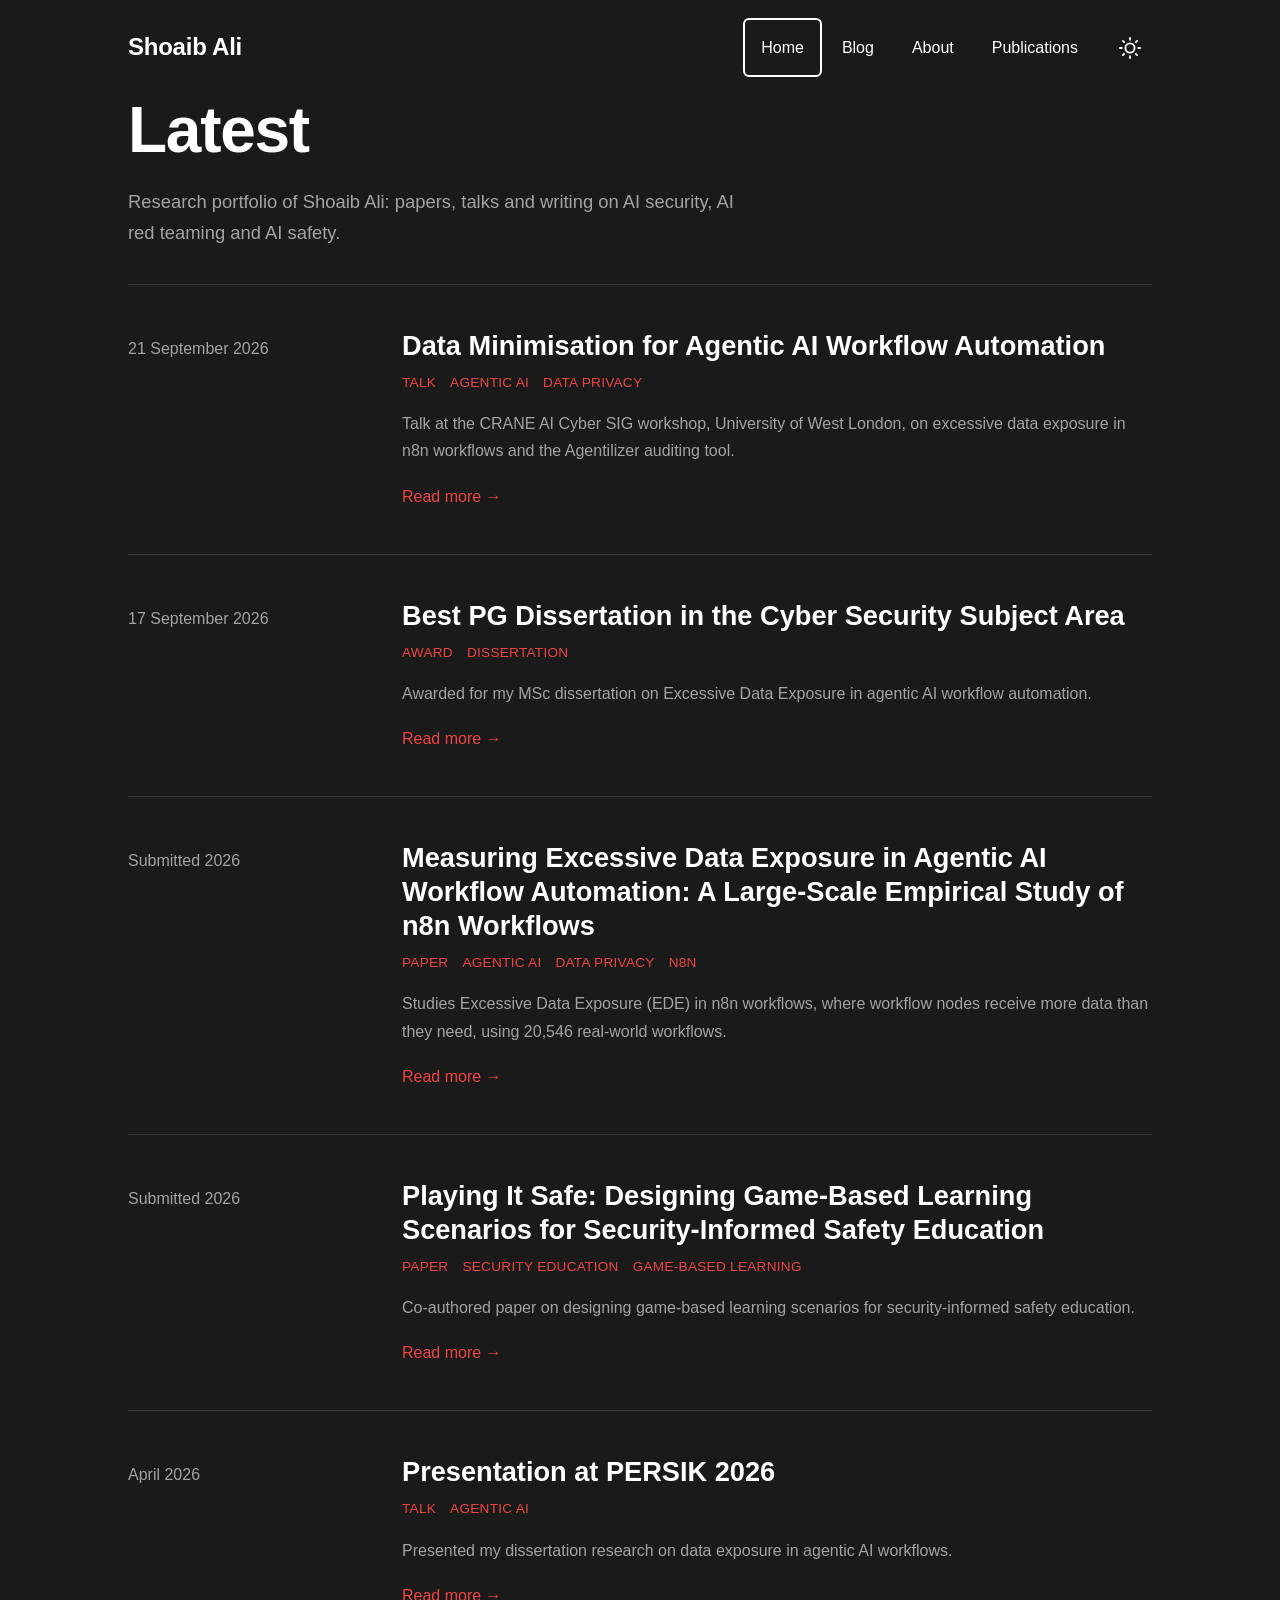
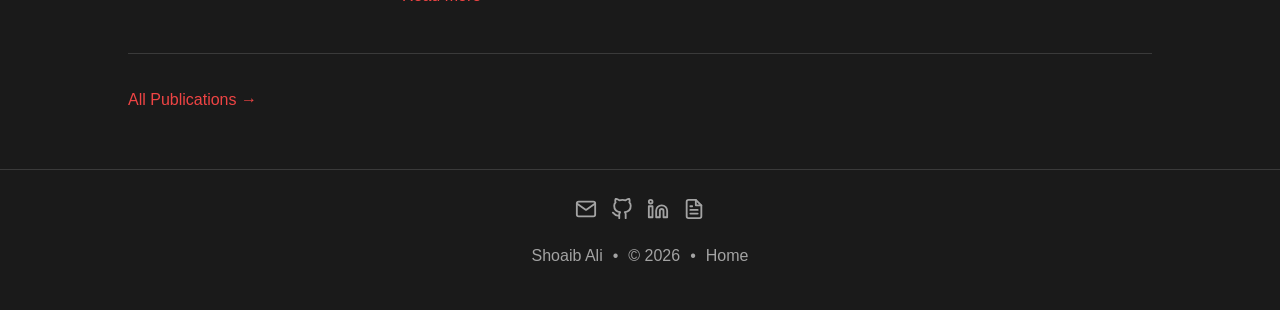
<file: index.html>
<!doctype html>
<html lang="en-GB" data-theme="dark">
<head>
  <meta charset="utf-8">
  <meta name="viewport" content="width=device-width, initial-scale=1">
  <title>Shoaib Ali</title>
  <meta name="description" content="Shoaib Ali. AI security researcher and offensive security practitioner. Papers, talks and writing on AI security, AI red teaming and AI safety.">
  <meta property="og:title" content="Shoaib Ali">
  <meta property="og:description" content="Shoaib Ali. AI security researcher and offensive security practitioner. Papers, talks and writing on AI security, AI red teaming and AI safety.">
  <meta property="og:type" content="website">
  <script>try{var t=localStorage.getItem("theme");if(t==="light"||t==="dark"){document.documentElement.setAttribute("data-theme",t);}}catch(e){}</script>
  <link rel="stylesheet" href="style.css">
</head>
<body>
  <header class="site-header">
    <div class="container nav-row">
      <a class="brand" href="index.html">Shoaib Ali</a>
      <div class="nav-right">
        <nav aria-label="Main"><ul><li><a href="index.html" aria-current="page">Home</a></li><li><a href="blog.html">Blog</a></li><li><a href="about.html">About</a></li><li><a href="publications.html">Publications</a></li></ul></nav>
        <button id="theme-toggle" class="theme-toggle" type="button" aria-label="Switch between light and dark theme">
          <span class="icon-sun"><svg xmlns="http://www.w3.org/2000/svg" width="22" height="22" viewBox="0 0 24 24" fill="none" stroke="currentColor" stroke-width="2" stroke-linecap="round" stroke-linejoin="round" aria-hidden="true"><circle cx="12" cy="12" r="5"/><line x1="12" y1="1" x2="12" y2="3"/><line x1="12" y1="21" x2="12" y2="23"/><line x1="4.22" y1="4.22" x2="5.64" y2="5.64"/><line x1="18.36" y1="18.36" x2="19.78" y2="19.78"/><line x1="1" y1="12" x2="3" y2="12"/><line x1="21" y1="12" x2="23" y2="12"/><line x1="4.22" y1="19.78" x2="5.64" y2="18.36"/><line x1="18.36" y1="5.64" x2="19.78" y2="4.22"/></svg></span><span class="icon-moon"><svg xmlns="http://www.w3.org/2000/svg" width="22" height="22" viewBox="0 0 24 24" fill="none" stroke="currentColor" stroke-width="2" stroke-linecap="round" stroke-linejoin="round" aria-hidden="true"><path d="M21 12.79A9 9 0 1 1 11.21 3 7 7 0 0 0 21 12.79z"/></svg></span>
        </button>
      </div>
    </div>
  </header>
  <main class="container">
    <h1 class="page-title">Latest</h1>
    <p class="lead">Research portfolio of Shoaib Ali: papers, talks and writing on AI security, AI red teaming and AI safety.</p>
    <div class="feed">
    <!-- NEW POST: copy this whole block, paste it ABOVE the newest existing item, then edit date, title, tags, text and link.
    <article class="post">
      <div class="post-date">1 November 2026</div>
      <div class="post-body">
        <h2><a href="post-template.html">Your post title</a></h2>
        <ul class="tags"><li>AI security</li><li>red teaming</li></ul>
        <p class="excerpt">One or two sentences about the post.</p>
        <a class="more" href="post-template.html">Read more &rarr;</a>
      </div>
    </article>
    -->
    <article class="post">
      <div class="post-date">21 September 2026</div>
      <div class="post-body">
        <h2><a href="publications.html#crane-2026">Data Minimisation for Agentic AI Workflow Automation</a></h2>
        <ul class="tags"><li>Talk</li><li>Agentic AI</li><li>Data privacy</li></ul>
        <p class="excerpt">Talk at the CRANE AI Cyber SIG workshop, University of West London, on excessive data exposure in n8n workflows and the Agentilizer auditing tool.</p>
        <a class="more" href="publications.html#crane-2026">Read more &rarr;</a>
      </div>
    </article>
    <article class="post">
      <div class="post-date">17 September 2026</div>
      <div class="post-body">
        <h2><a href="publications.html#best-pg-dissertation-2026">Best PG Dissertation in the Cyber Security Subject Area</a></h2>
        <ul class="tags"><li>Award</li><li>Dissertation</li></ul>
        <p class="excerpt">Awarded for my MSc dissertation on Excessive Data Exposure in agentic AI workflow automation.</p>
        <a class="more" href="publications.html#best-pg-dissertation-2026">Read more &rarr;</a>
      </div>
    </article>
    <article class="post">
      <div class="post-date">Submitted 2026</div>
      <div class="post-body">
        <h2><a href="publications.html#excessive-data-exposure-n8n">Measuring Excessive Data Exposure in Agentic AI Workflow Automation: A Large-Scale Empirical Study of n8n Workflows</a></h2>
        <ul class="tags"><li>Paper</li><li>Agentic AI</li><li>Data privacy</li><li>n8n</li></ul>
        <p class="excerpt">Studies Excessive Data Exposure (EDE) in n8n workflows, where workflow nodes receive more data than they need, using 20,546 real-world workflows.</p>
        <a class="more" href="publications.html#excessive-data-exposure-n8n">Read more &rarr;</a>
      </div>
    </article>
    <article class="post">
      <div class="post-date">Submitted 2026</div>
      <div class="post-body">
        <h2><a href="publications.html#playing-it-safe">Playing It Safe: Designing Game-Based Learning Scenarios for Security-Informed Safety Education</a></h2>
        <ul class="tags"><li>Paper</li><li>Security education</li><li>Game-based learning</li></ul>
        <p class="excerpt">Co-authored paper on designing game-based learning scenarios for security-informed safety education.</p>
        <a class="more" href="publications.html#playing-it-safe">Read more &rarr;</a>
      </div>
    </article>
    <article class="post">
      <div class="post-date">April 2026</div>
      <div class="post-body">
        <h2><a href="publications.html#persik-2026">Presentation at PERSIK 2026</a></h2>
        <ul class="tags"><li>Talk</li><li>Agentic AI</li></ul>
        <p class="excerpt">Presented my dissertation research on data exposure in agentic AI workflows.</p>
        <a class="more" href="publications.html#persik-2026">Read more &rarr;</a>
      </div>
    </article>
    </div>
    <p class="all-link"><a href="publications.html">All Publications &rarr;</a></p>
  </main>
  <footer class="site-footer">
    <div class="container">
      <div class="footer-social"><a href="mailto:shooaibali@protonmail.com" aria-label="Email" title="Email"><svg xmlns="http://www.w3.org/2000/svg" width="22" height="22" viewBox="0 0 24 24" fill="none" stroke="currentColor" stroke-width="2" stroke-linecap="round" stroke-linejoin="round" aria-hidden="true"><path d="M4 4h16c1.1 0 2 .9 2 2v12c0 1.1-.9 2-2 2H4c-1.1 0-2-.9-2-2V6c0-1.1.9-2 2-2z"/><polyline points="22,6 12,13 2,6"/></svg></a><a href="https://github.com/alihussain6692" aria-label="GitHub" title="GitHub"><svg xmlns="http://www.w3.org/2000/svg" width="22" height="22" viewBox="0 0 24 24" fill="none" stroke="currentColor" stroke-width="2" stroke-linecap="round" stroke-linejoin="round" aria-hidden="true"><path d="M9 19c-5 1.5-5-2.5-7-3m14 6v-3.87a3.37 3.37 0 0 0-.94-2.61c3.14-.35 6.44-1.54 6.44-7A5.44 5.44 0 0 0 20 4.77 5.07 5.07 0 0 0 19.91 1S18.73.65 16 2.48a13.38 13.38 0 0 0-7 0C6.27.65 5.09 1 5.09 1A5.07 5.07 0 0 0 5 4.77a5.44 5.44 0 0 0-1.5 3.78c0 5.42 3.3 6.61 6.44 7A3.37 3.37 0 0 0 9 18.13V22"/></svg></a><a href="https://www.linkedin.com/in/shoaib-ali66" aria-label="LinkedIn" title="LinkedIn"><svg xmlns="http://www.w3.org/2000/svg" width="22" height="22" viewBox="0 0 24 24" fill="none" stroke="currentColor" stroke-width="2" stroke-linecap="round" stroke-linejoin="round" aria-hidden="true"><path d="M16 8a6 6 0 0 1 6 6v7h-4v-7a2 2 0 0 0-2-2 2 2 0 0 0-2 2v7h-4v-7a6 6 0 0 1 6-6z"/><rect x="2" y="9" width="4" height="12"/><circle cx="4" cy="4" r="2"/></svg></a><a href="https://medium.com/@alishoaib5929" aria-label="Medium" title="Medium"><svg xmlns="http://www.w3.org/2000/svg" width="22" height="22" viewBox="0 0 24 24" fill="none" stroke="currentColor" stroke-width="2" stroke-linecap="round" stroke-linejoin="round" aria-hidden="true"><path d="M14 2H6a2 2 0 0 0-2 2v16a2 2 0 0 0 2 2h12a2 2 0 0 0 2-2V8z"/><polyline points="14 2 14 8 20 8"/><line x1="16" y1="13" x2="8" y2="13"/><line x1="16" y1="17" x2="8" y2="17"/><line x1="10" y1="9" x2="8" y2="9"/></svg></a></div>
      <p>Shoaib Ali<span class="sep">&bull;</span>&copy; 2026<span class="sep">&bull;</span><a href="index.html">Home</a></p>
    </div>
  </footer>
  <script src="theme.js"></script>
</body>
</html>
</file>
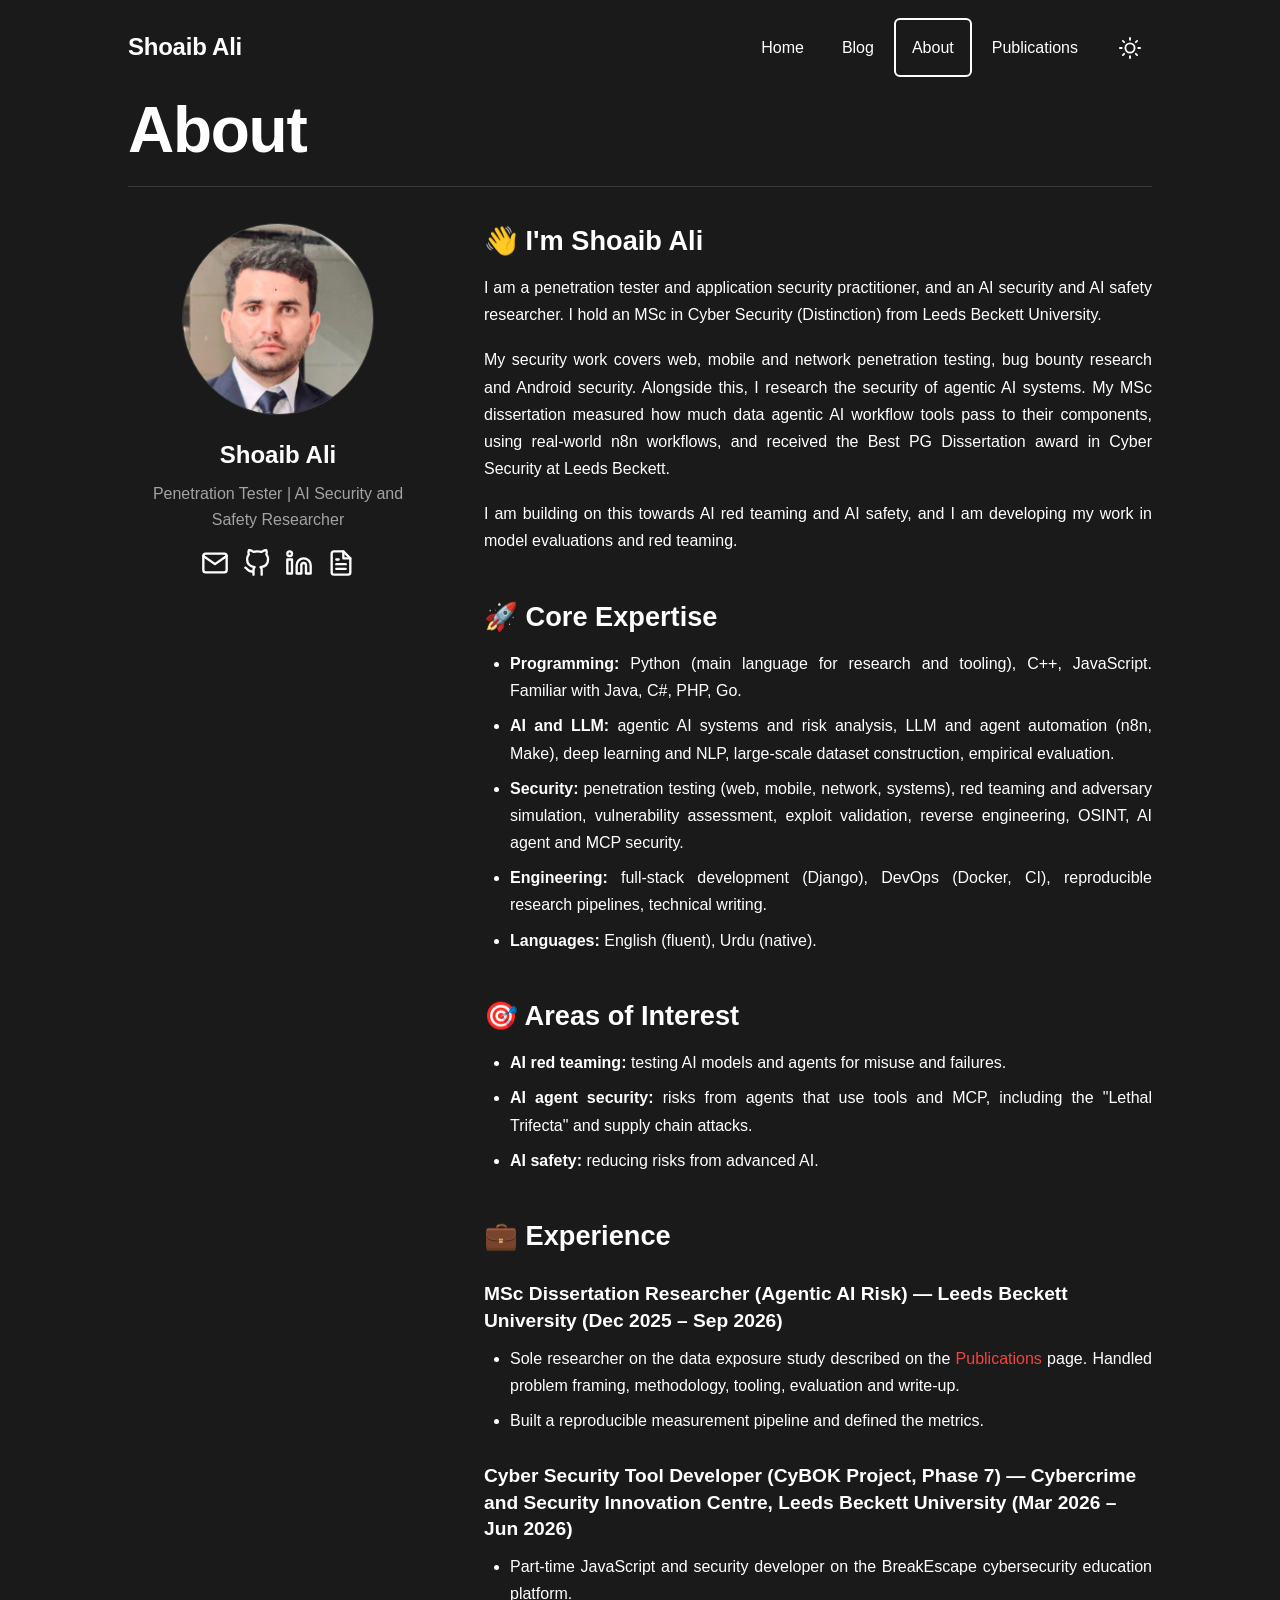
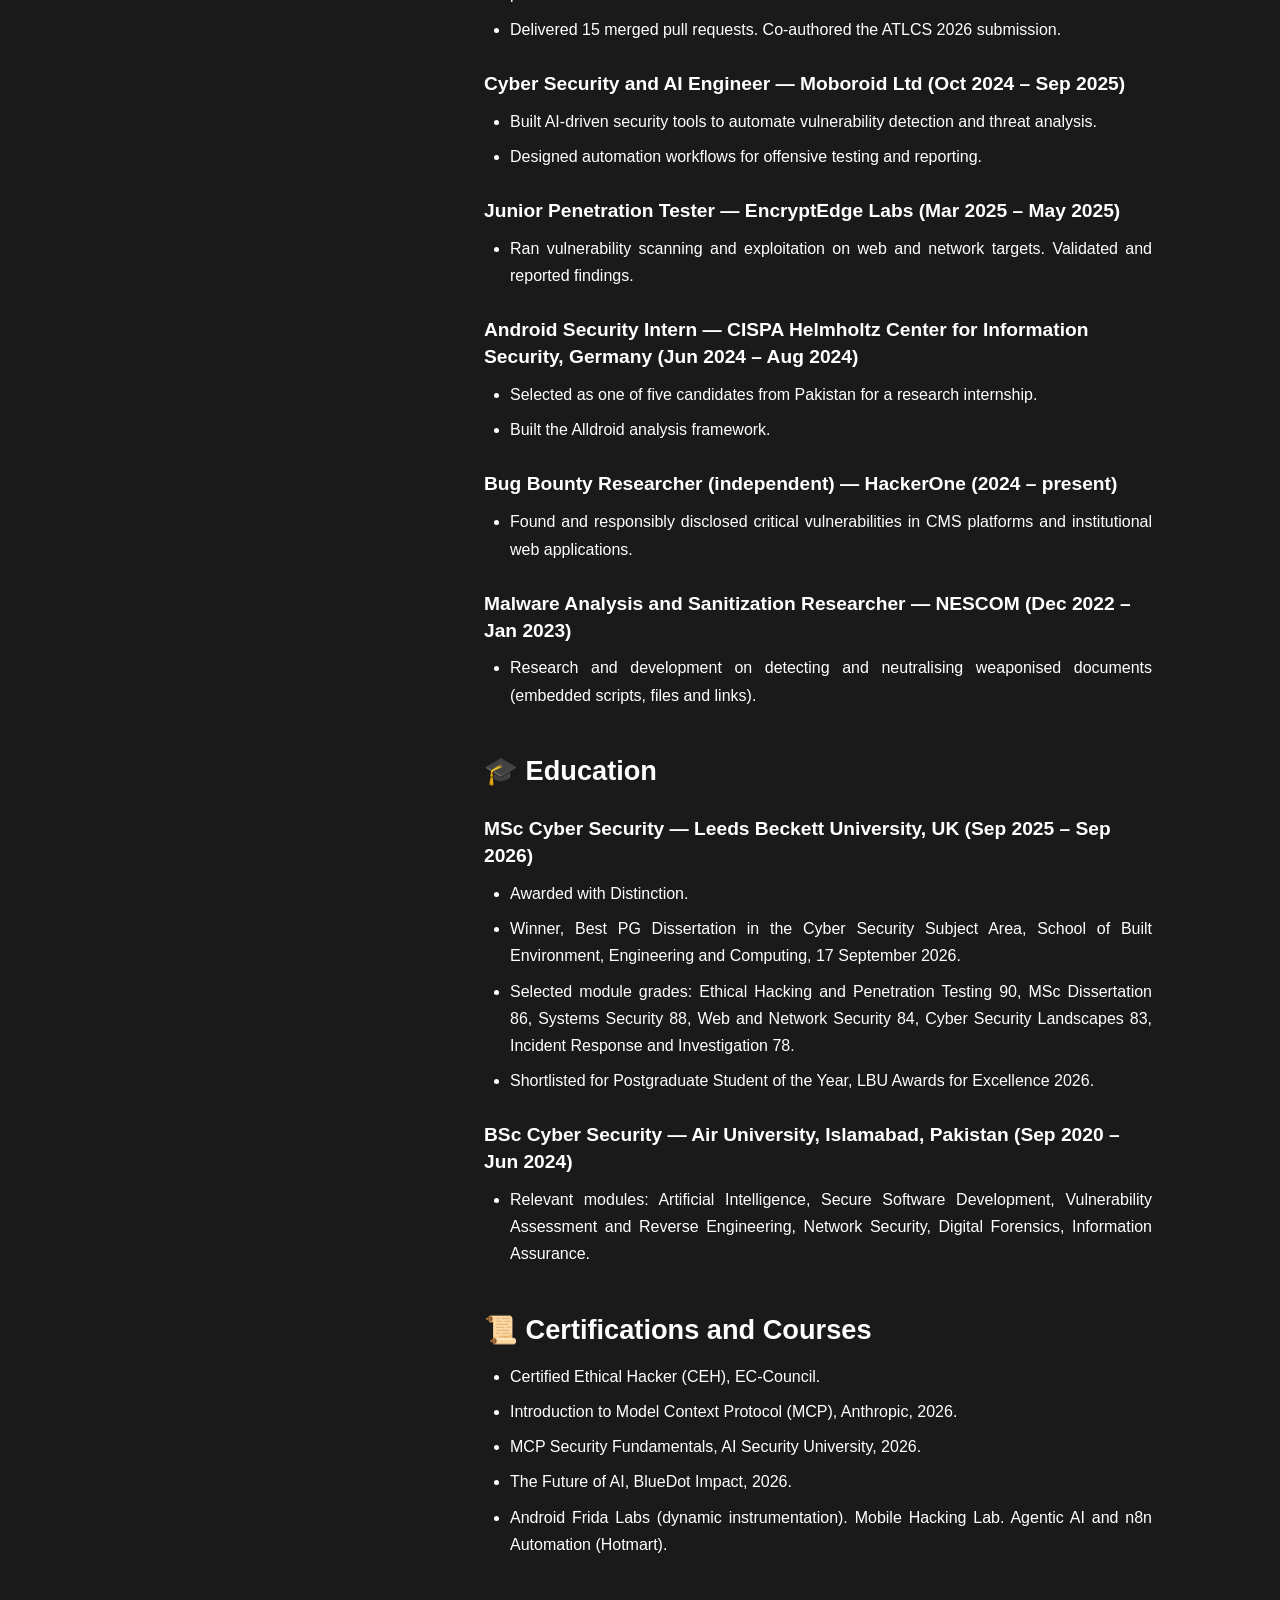
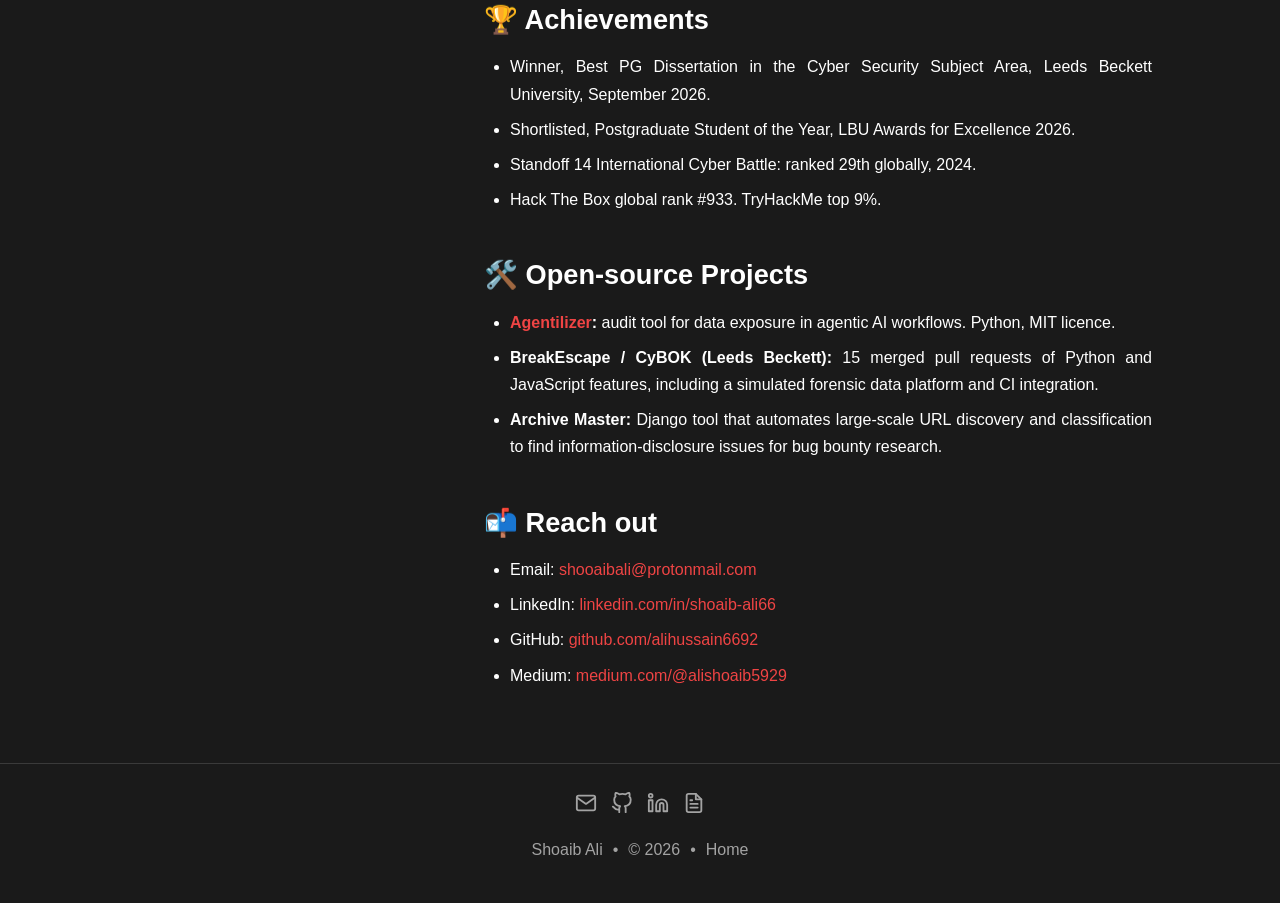
<file: about.html>
<!doctype html>
<html lang="en-GB" data-theme="dark">
<head>
  <meta charset="utf-8">
  <meta name="viewport" content="width=device-width, initial-scale=1">
  <title>About | Shoaib Ali</title>
  <meta name="description" content="Shoaib Ali. AI security researcher and offensive security practitioner. Papers, talks and writing on AI security, AI red teaming and AI safety.">
  <meta property="og:title" content="About | Shoaib Ali">
  <meta property="og:description" content="Shoaib Ali. AI security researcher and offensive security practitioner. Papers, talks and writing on AI security, AI red teaming and AI safety.">
  <meta property="og:type" content="website">
  <script>try{var t=localStorage.getItem("theme");if(t==="light"||t==="dark"){document.documentElement.setAttribute("data-theme",t);}}catch(e){}</script>
  <link rel="stylesheet" href="style.css">
</head>
<body>
  <header class="site-header">
    <div class="container nav-row">
      <a class="brand" href="index.html">Shoaib Ali</a>
      <div class="nav-right">
        <nav aria-label="Main"><ul><li><a href="index.html">Home</a></li><li><a href="blog.html">Blog</a></li><li><a href="about.html" aria-current="page">About</a></li><li><a href="publications.html">Publications</a></li></ul></nav>
        <button id="theme-toggle" class="theme-toggle" type="button" aria-label="Switch between light and dark theme">
          <span class="icon-sun"><svg xmlns="http://www.w3.org/2000/svg" width="22" height="22" viewBox="0 0 24 24" fill="none" stroke="currentColor" stroke-width="2" stroke-linecap="round" stroke-linejoin="round" aria-hidden="true"><circle cx="12" cy="12" r="5"/><line x1="12" y1="1" x2="12" y2="3"/><line x1="12" y1="21" x2="12" y2="23"/><line x1="4.22" y1="4.22" x2="5.64" y2="5.64"/><line x1="18.36" y1="18.36" x2="19.78" y2="19.78"/><line x1="1" y1="12" x2="3" y2="12"/><line x1="21" y1="12" x2="23" y2="12"/><line x1="4.22" y1="19.78" x2="5.64" y2="18.36"/><line x1="18.36" y1="5.64" x2="19.78" y2="4.22"/></svg></span><span class="icon-moon"><svg xmlns="http://www.w3.org/2000/svg" width="22" height="22" viewBox="0 0 24 24" fill="none" stroke="currentColor" stroke-width="2" stroke-linecap="round" stroke-linejoin="round" aria-hidden="true"><path d="M21 12.79A9 9 0 1 1 11.21 3 7 7 0 0 0 21 12.79z"/></svg></span>
        </button>
      </div>
    </div>
  </header>
  <main class="container">
    <h1 class="page-title">About</h1>
    <hr class="rule">
    <div class="about-grid">
      <aside class="profile">
        <div class="avatar"><span>SA</span><img src="profile.jpg" alt="Shoaib Ali" onerror="this.remove()"></div>
        <h2 class="profile-name">Shoaib Ali</h2>
        <p class="profile-title">Penetration Tester | AI Security and Safety Researcher</p>
        <div class="profile-social"><a href="mailto:shooaibali@protonmail.com" aria-label="Email" title="Email"><svg xmlns="http://www.w3.org/2000/svg" width="28" height="28" viewBox="0 0 24 24" fill="none" stroke="currentColor" stroke-width="2" stroke-linecap="round" stroke-linejoin="round" aria-hidden="true"><path d="M4 4h16c1.1 0 2 .9 2 2v12c0 1.1-.9 2-2 2H4c-1.1 0-2-.9-2-2V6c0-1.1.9-2 2-2z"/><polyline points="22,6 12,13 2,6"/></svg></a><a href="https://github.com/alihussain6692" aria-label="GitHub" title="GitHub"><svg xmlns="http://www.w3.org/2000/svg" width="28" height="28" viewBox="0 0 24 24" fill="none" stroke="currentColor" stroke-width="2" stroke-linecap="round" stroke-linejoin="round" aria-hidden="true"><path d="M9 19c-5 1.5-5-2.5-7-3m14 6v-3.87a3.37 3.37 0 0 0-.94-2.61c3.14-.35 6.44-1.54 6.44-7A5.44 5.44 0 0 0 20 4.77 5.07 5.07 0 0 0 19.91 1S18.73.65 16 2.48a13.38 13.38 0 0 0-7 0C6.27.65 5.09 1 5.09 1A5.07 5.07 0 0 0 5 4.77a5.44 5.44 0 0 0-1.5 3.78c0 5.42 3.3 6.61 6.44 7A3.37 3.37 0 0 0 9 18.13V22"/></svg></a><a href="https://www.linkedin.com/in/shoaib-ali66" aria-label="LinkedIn" title="LinkedIn"><svg xmlns="http://www.w3.org/2000/svg" width="28" height="28" viewBox="0 0 24 24" fill="none" stroke="currentColor" stroke-width="2" stroke-linecap="round" stroke-linejoin="round" aria-hidden="true"><path d="M16 8a6 6 0 0 1 6 6v7h-4v-7a2 2 0 0 0-2-2 2 2 0 0 0-2 2v7h-4v-7a6 6 0 0 1 6-6z"/><rect x="2" y="9" width="4" height="12"/><circle cx="4" cy="4" r="2"/></svg></a><a href="https://medium.com/@alishoaib5929" aria-label="Medium" title="Medium"><svg xmlns="http://www.w3.org/2000/svg" width="28" height="28" viewBox="0 0 24 24" fill="none" stroke="currentColor" stroke-width="2" stroke-linecap="round" stroke-linejoin="round" aria-hidden="true"><path d="M14 2H6a2 2 0 0 0-2 2v16a2 2 0 0 0 2 2h12a2 2 0 0 0 2-2V8z"/><polyline points="14 2 14 8 20 8"/><line x1="16" y1="13" x2="8" y2="13"/><line x1="16" y1="17" x2="8" y2="17"/><line x1="10" y1="9" x2="8" y2="9"/></svg></a></div>
      </aside>
      <div class="prose justify">
<h2>👋 I'm Shoaib Ali</h2>
<p>I am a penetration tester and application security practitioner, and an AI security and AI safety researcher. I hold an MSc in Cyber Security (Distinction) from Leeds Beckett University.</p>
<p>My security work covers web, mobile and network penetration testing, bug bounty research and Android security. Alongside this, I research the security of agentic AI systems. My MSc dissertation measured how much data agentic AI workflow tools pass to their components, using real-world n8n workflows, and received the Best PG Dissertation award in Cyber Security at Leeds Beckett.</p>
<p>I am building on this towards AI red teaming and AI safety, and I am developing my work in model evaluations and red teaming.</p>
<h2>🚀 Core Expertise</h2>
<ul>
<li><strong>Programming:</strong> Python (main language for research and tooling), C++, JavaScript. Familiar with Java, C#, PHP, Go.</li>
<li><strong>AI and LLM:</strong> agentic AI systems and risk analysis, LLM and agent automation (n8n, Make), deep learning and NLP, large-scale dataset construction, empirical evaluation.</li>
<li><strong>Security:</strong> penetration testing (web, mobile, network, systems), red teaming and adversary simulation, vulnerability assessment, exploit validation, reverse engineering, OSINT, AI agent and MCP security.</li>
<li><strong>Engineering:</strong> full-stack development (Django), DevOps (Docker, CI), reproducible research pipelines, technical writing.</li>
<li><strong>Languages:</strong> English (fluent), Urdu (native).</li>
</ul>
<h2>🎯 Areas of Interest</h2>
<ul>
<li><strong>AI red teaming:</strong> testing AI models and agents for misuse and failures.</li>
<li><strong>AI agent security:</strong> risks from agents that use tools and MCP, including the "Lethal Trifecta" and supply chain attacks.</li>
<li><strong>AI safety:</strong> reducing risks from advanced AI.</li>
</ul>
<h2>💼 Experience</h2>
<h3>MSc Dissertation Researcher (Agentic AI Risk) — Leeds Beckett University (Dec 2025 – Sep 2026)</h3>
<ul>
<li>Sole researcher on the data exposure study described on the <a href="publications.html">Publications</a> page. Handled problem framing, methodology, tooling, evaluation and write-up.</li>
<li>Built a reproducible measurement pipeline and defined the metrics.</li>
</ul>
<h3>Cyber Security Tool Developer (CyBOK Project, Phase 7) — Cybercrime and Security Innovation Centre, Leeds Beckett University (Mar 2026 – Jun 2026)</h3>
<ul>
<li>Part-time JavaScript and security developer on the BreakEscape cybersecurity education platform.</li>
<li>Delivered 15 merged pull requests. Co-authored the ATLCS 2026 submission.</li>
</ul>
<h3>Cyber Security and AI Engineer — Moboroid Ltd (Oct 2024 – Sep 2025)</h3>
<ul>
<li>Built AI-driven security tools to automate vulnerability detection and threat analysis.</li>
<li>Designed automation workflows for offensive testing and reporting.</li>
</ul>
<h3>Junior Penetration Tester — EncryptEdge Labs (Mar 2025 – May 2025)</h3>
<ul>
<li>Ran vulnerability scanning and exploitation on web and network targets. Validated and reported findings.</li>
</ul>
<h3>Android Security Intern — CISPA Helmholtz Center for Information Security, Germany (Jun 2024 – Aug 2024)</h3>
<ul>
<li>Selected as one of five candidates from Pakistan for a research internship.</li>
<li>Built the Alldroid analysis framework.</li>
</ul>
<h3>Bug Bounty Researcher (independent) — HackerOne (2024 – present)</h3>
<ul>
<li>Found and responsibly disclosed critical vulnerabilities in CMS platforms and institutional web applications.</li>
</ul>
<h3>Malware Analysis and Sanitization Researcher — NESCOM (Dec 2022 – Jan 2023)</h3>
<ul>
<li>Research and development on detecting and neutralising weaponised documents (embedded scripts, files and links).</li>
</ul>
<h2>🎓 Education</h2>
<h3>MSc Cyber Security — Leeds Beckett University, UK (Sep 2025 – Sep 2026)</h3>
<ul>
<li>Awarded with Distinction.</li>
<li>Winner, Best PG Dissertation in the Cyber Security Subject Area, School of Built Environment, Engineering and Computing, 17 September 2026.</li>
<li>Selected module grades: Ethical Hacking and Penetration Testing 90, MSc Dissertation 86, Systems Security 88, Web and Network Security 84, Cyber Security Landscapes 83, Incident Response and Investigation 78.</li>
<li>Shortlisted for Postgraduate Student of the Year, LBU Awards for Excellence 2026.</li>
</ul>
<h3>BSc Cyber Security — Air University, Islamabad, Pakistan (Sep 2020 – Jun 2024)</h3>
<ul>
<li>Relevant modules: Artificial Intelligence, Secure Software Development, Vulnerability Assessment and Reverse Engineering, Network Security, Digital Forensics, Information Assurance.</li>
</ul>
<h2>📜 Certifications and Courses</h2>
<ul>
<li>Certified Ethical Hacker (CEH), EC-Council.</li>
<li>Introduction to Model Context Protocol (MCP), Anthropic, 2026.</li>
<li>MCP Security Fundamentals, AI Security University, 2026.</li>
<li>The Future of AI, BlueDot Impact, 2026.</li>
<li>Android Frida Labs (dynamic instrumentation). Mobile Hacking Lab. Agentic AI and n8n Automation (Hotmart).</li>
</ul>
<h2>🏆 Achievements</h2>
<ul>
<li>Winner, Best PG Dissertation in the Cyber Security Subject Area, Leeds Beckett University, September 2026.</li>
<li>Shortlisted, Postgraduate Student of the Year, LBU Awards for Excellence 2026.</li>
<li>Standoff 14 International Cyber Battle: ranked 29th globally, 2024.</li>
<li>Hack The Box global rank #933. TryHackMe top 9%.</li>
</ul>
<h2>🛠️ Open-source Projects</h2>
<ul>
<li><strong><a href="https://github.com/alihussain6692/agentilizer">Agentilizer</a>:</strong> audit tool for data exposure in agentic AI workflows. Python, MIT licence.</li>
<li><strong>BreakEscape / CyBOK (Leeds Beckett):</strong> 15 merged pull requests of Python and JavaScript features, including a simulated forensic data platform and CI integration.</li>
<li><strong>Archive Master:</strong> Django tool that automates large-scale URL discovery and classification to find information-disclosure issues for bug bounty research.</li>
</ul>
<h2>📬 Reach out</h2>
<ul>
<li>Email: <a href="mailto:shooaibali@protonmail.com">shooaibali@protonmail.com</a></li>
<li>LinkedIn: <a href="https://www.linkedin.com/in/shoaib-ali66">linkedin.com/in/shoaib-ali66</a></li>
<li>GitHub: <a href="https://github.com/alihussain6692">github.com/alihussain6692</a></li>
<li>Medium: <a href="https://medium.com/@alishoaib5929">medium.com/@alishoaib5929</a></li>
</ul>
      </div>
    </div>
  </main>
  <footer class="site-footer">
    <div class="container">
      <div class="footer-social"><a href="mailto:shooaibali@protonmail.com" aria-label="Email" title="Email"><svg xmlns="http://www.w3.org/2000/svg" width="22" height="22" viewBox="0 0 24 24" fill="none" stroke="currentColor" stroke-width="2" stroke-linecap="round" stroke-linejoin="round" aria-hidden="true"><path d="M4 4h16c1.1 0 2 .9 2 2v12c0 1.1-.9 2-2 2H4c-1.1 0-2-.9-2-2V6c0-1.1.9-2 2-2z"/><polyline points="22,6 12,13 2,6"/></svg></a><a href="https://github.com/alihussain6692" aria-label="GitHub" title="GitHub"><svg xmlns="http://www.w3.org/2000/svg" width="22" height="22" viewBox="0 0 24 24" fill="none" stroke="currentColor" stroke-width="2" stroke-linecap="round" stroke-linejoin="round" aria-hidden="true"><path d="M9 19c-5 1.5-5-2.5-7-3m14 6v-3.87a3.37 3.37 0 0 0-.94-2.61c3.14-.35 6.44-1.54 6.44-7A5.44 5.44 0 0 0 20 4.77 5.07 5.07 0 0 0 19.91 1S18.73.65 16 2.48a13.38 13.38 0 0 0-7 0C6.27.65 5.09 1 5.09 1A5.07 5.07 0 0 0 5 4.77a5.44 5.44 0 0 0-1.5 3.78c0 5.42 3.3 6.61 6.44 7A3.37 3.37 0 0 0 9 18.13V22"/></svg></a><a href="https://www.linkedin.com/in/shoaib-ali66" aria-label="LinkedIn" title="LinkedIn"><svg xmlns="http://www.w3.org/2000/svg" width="22" height="22" viewBox="0 0 24 24" fill="none" stroke="currentColor" stroke-width="2" stroke-linecap="round" stroke-linejoin="round" aria-hidden="true"><path d="M16 8a6 6 0 0 1 6 6v7h-4v-7a2 2 0 0 0-2-2 2 2 0 0 0-2 2v7h-4v-7a6 6 0 0 1 6-6z"/><rect x="2" y="9" width="4" height="12"/><circle cx="4" cy="4" r="2"/></svg></a><a href="https://medium.com/@alishoaib5929" aria-label="Medium" title="Medium"><svg xmlns="http://www.w3.org/2000/svg" width="22" height="22" viewBox="0 0 24 24" fill="none" stroke="currentColor" stroke-width="2" stroke-linecap="round" stroke-linejoin="round" aria-hidden="true"><path d="M14 2H6a2 2 0 0 0-2 2v16a2 2 0 0 0 2 2h12a2 2 0 0 0 2-2V8z"/><polyline points="14 2 14 8 20 8"/><line x1="16" y1="13" x2="8" y2="13"/><line x1="16" y1="17" x2="8" y2="17"/><line x1="10" y1="9" x2="8" y2="9"/></svg></a></div>
      <p>Shoaib Ali<span class="sep">&bull;</span>&copy; 2026<span class="sep">&bull;</span><a href="index.html">Home</a></p>
    </div>
  </footer>
  <script src="theme.js"></script>
</body>
</html>
</file>
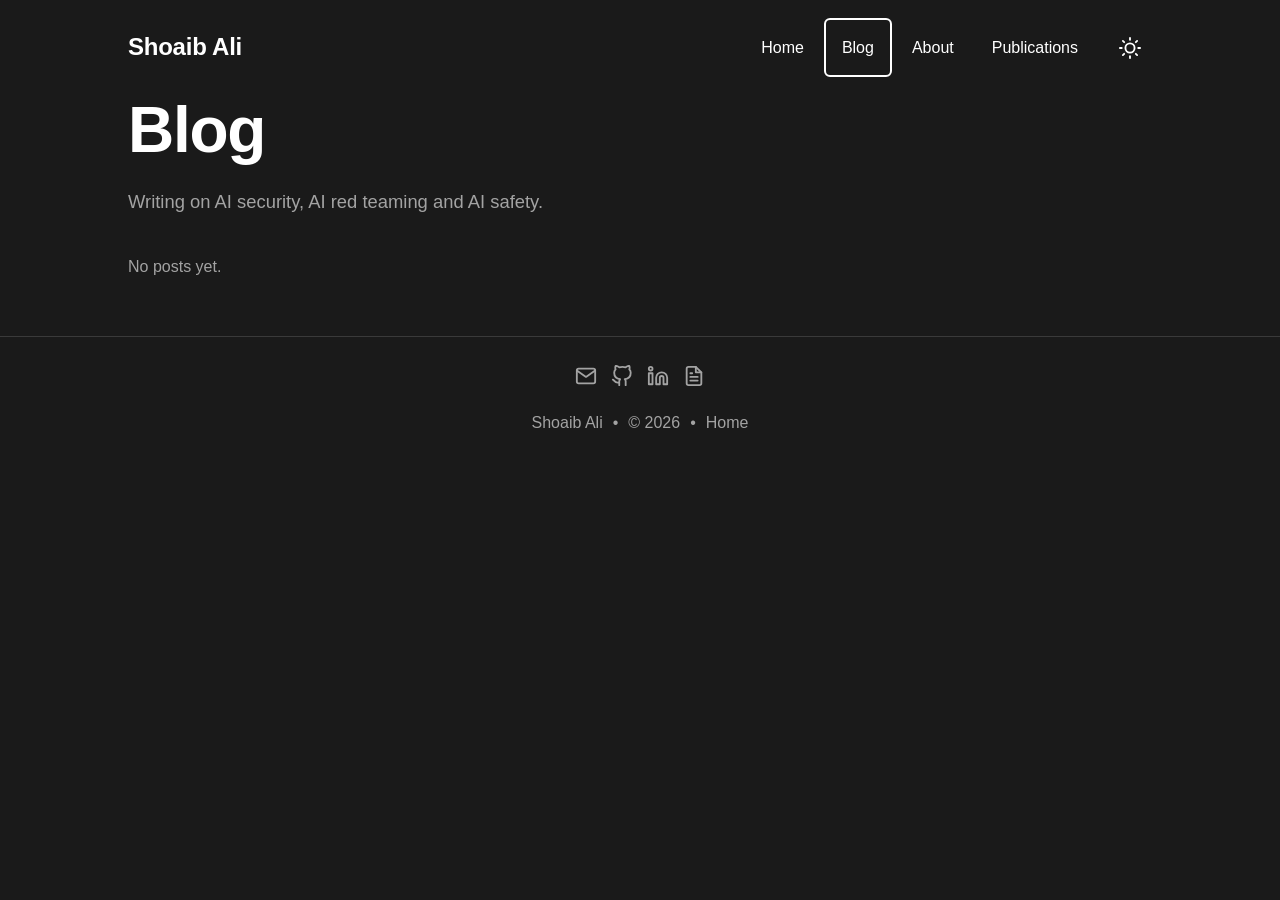
<file: blog.html>
<!doctype html>
<html lang="en-GB" data-theme="dark">
<head>
  <meta charset="utf-8">
  <meta name="viewport" content="width=device-width, initial-scale=1">
  <title>Blog | Shoaib Ali</title>
  <meta name="description" content="Shoaib Ali. AI security researcher and offensive security practitioner. Papers, talks and writing on AI security, AI red teaming and AI safety.">
  <meta property="og:title" content="Blog | Shoaib Ali">
  <meta property="og:description" content="Shoaib Ali. AI security researcher and offensive security practitioner. Papers, talks and writing on AI security, AI red teaming and AI safety.">
  <meta property="og:type" content="website">
  <script>try{var t=localStorage.getItem("theme");if(t==="light"||t==="dark"){document.documentElement.setAttribute("data-theme",t);}}catch(e){}</script>
  <link rel="stylesheet" href="style.css">
</head>
<body>
  <header class="site-header">
    <div class="container nav-row">
      <a class="brand" href="index.html">Shoaib Ali</a>
      <div class="nav-right">
        <nav aria-label="Main"><ul><li><a href="index.html">Home</a></li><li><a href="blog.html" aria-current="page">Blog</a></li><li><a href="about.html">About</a></li><li><a href="publications.html">Publications</a></li></ul></nav>
        <button id="theme-toggle" class="theme-toggle" type="button" aria-label="Switch between light and dark theme">
          <span class="icon-sun"><svg xmlns="http://www.w3.org/2000/svg" width="22" height="22" viewBox="0 0 24 24" fill="none" stroke="currentColor" stroke-width="2" stroke-linecap="round" stroke-linejoin="round" aria-hidden="true"><circle cx="12" cy="12" r="5"/><line x1="12" y1="1" x2="12" y2="3"/><line x1="12" y1="21" x2="12" y2="23"/><line x1="4.22" y1="4.22" x2="5.64" y2="5.64"/><line x1="18.36" y1="18.36" x2="19.78" y2="19.78"/><line x1="1" y1="12" x2="3" y2="12"/><line x1="21" y1="12" x2="23" y2="12"/><line x1="4.22" y1="19.78" x2="5.64" y2="18.36"/><line x1="18.36" y1="5.64" x2="19.78" y2="4.22"/></svg></span><span class="icon-moon"><svg xmlns="http://www.w3.org/2000/svg" width="22" height="22" viewBox="0 0 24 24" fill="none" stroke="currentColor" stroke-width="2" stroke-linecap="round" stroke-linejoin="round" aria-hidden="true"><path d="M21 12.79A9 9 0 1 1 11.21 3 7 7 0 0 0 21 12.79z"/></svg></span>
        </button>
      </div>
    </div>
  </header>
  <main class="container">
    <h1 class="page-title">Blog</h1>
    <p class="lead">Writing on AI security, AI red teaming and AI safety.</p>
    <!-- WHEN YOU HAVE A FIRST POST: delete the "No posts yet" line below, then uncomment this block (remove the arrows) and edit it.
         For each later post, copy the <article> block and paste it above the previous one (newest first).
    <div class="feed">
    <article class="post">
      <div class="post-date">1 November 2026</div>
      <div class="post-body">
        <h2><a href="post-template.html">Your post title</a></h2>
        <ul class="tags"><li>AI security</li><li>red teaming</li></ul>
        <p class="excerpt">One or two sentences about the post.</p>
        <a class="more" href="post-template.html">Read more &rarr;</a>
      </div>
    </article>
    </div>
    -->
    <p class="empty">No posts yet.</p>
  </main>
  <footer class="site-footer">
    <div class="container">
      <div class="footer-social"><a href="mailto:shooaibali@protonmail.com" aria-label="Email" title="Email"><svg xmlns="http://www.w3.org/2000/svg" width="22" height="22" viewBox="0 0 24 24" fill="none" stroke="currentColor" stroke-width="2" stroke-linecap="round" stroke-linejoin="round" aria-hidden="true"><path d="M4 4h16c1.1 0 2 .9 2 2v12c0 1.1-.9 2-2 2H4c-1.1 0-2-.9-2-2V6c0-1.1.9-2 2-2z"/><polyline points="22,6 12,13 2,6"/></svg></a><a href="https://github.com/alihussain6692" aria-label="GitHub" title="GitHub"><svg xmlns="http://www.w3.org/2000/svg" width="22" height="22" viewBox="0 0 24 24" fill="none" stroke="currentColor" stroke-width="2" stroke-linecap="round" stroke-linejoin="round" aria-hidden="true"><path d="M9 19c-5 1.5-5-2.5-7-3m14 6v-3.87a3.37 3.37 0 0 0-.94-2.61c3.14-.35 6.44-1.54 6.44-7A5.44 5.44 0 0 0 20 4.77 5.07 5.07 0 0 0 19.91 1S18.73.65 16 2.48a13.38 13.38 0 0 0-7 0C6.27.65 5.09 1 5.09 1A5.07 5.07 0 0 0 5 4.77a5.44 5.44 0 0 0-1.5 3.78c0 5.42 3.3 6.61 6.44 7A3.37 3.37 0 0 0 9 18.13V22"/></svg></a><a href="https://www.linkedin.com/in/shoaib-ali66" aria-label="LinkedIn" title="LinkedIn"><svg xmlns="http://www.w3.org/2000/svg" width="22" height="22" viewBox="0 0 24 24" fill="none" stroke="currentColor" stroke-width="2" stroke-linecap="round" stroke-linejoin="round" aria-hidden="true"><path d="M16 8a6 6 0 0 1 6 6v7h-4v-7a2 2 0 0 0-2-2 2 2 0 0 0-2 2v7h-4v-7a6 6 0 0 1 6-6z"/><rect x="2" y="9" width="4" height="12"/><circle cx="4" cy="4" r="2"/></svg></a><a href="https://medium.com/@alishoaib5929" aria-label="Medium" title="Medium"><svg xmlns="http://www.w3.org/2000/svg" width="22" height="22" viewBox="0 0 24 24" fill="none" stroke="currentColor" stroke-width="2" stroke-linecap="round" stroke-linejoin="round" aria-hidden="true"><path d="M14 2H6a2 2 0 0 0-2 2v16a2 2 0 0 0 2 2h12a2 2 0 0 0 2-2V8z"/><polyline points="14 2 14 8 20 8"/><line x1="16" y1="13" x2="8" y2="13"/><line x1="16" y1="17" x2="8" y2="17"/><line x1="10" y1="9" x2="8" y2="9"/></svg></a></div>
      <p>Shoaib Ali<span class="sep">&bull;</span>&copy; 2026<span class="sep">&bull;</span><a href="index.html">Home</a></p>
    </div>
  </footer>
  <script src="theme.js"></script>
</body>
</html>
</file>
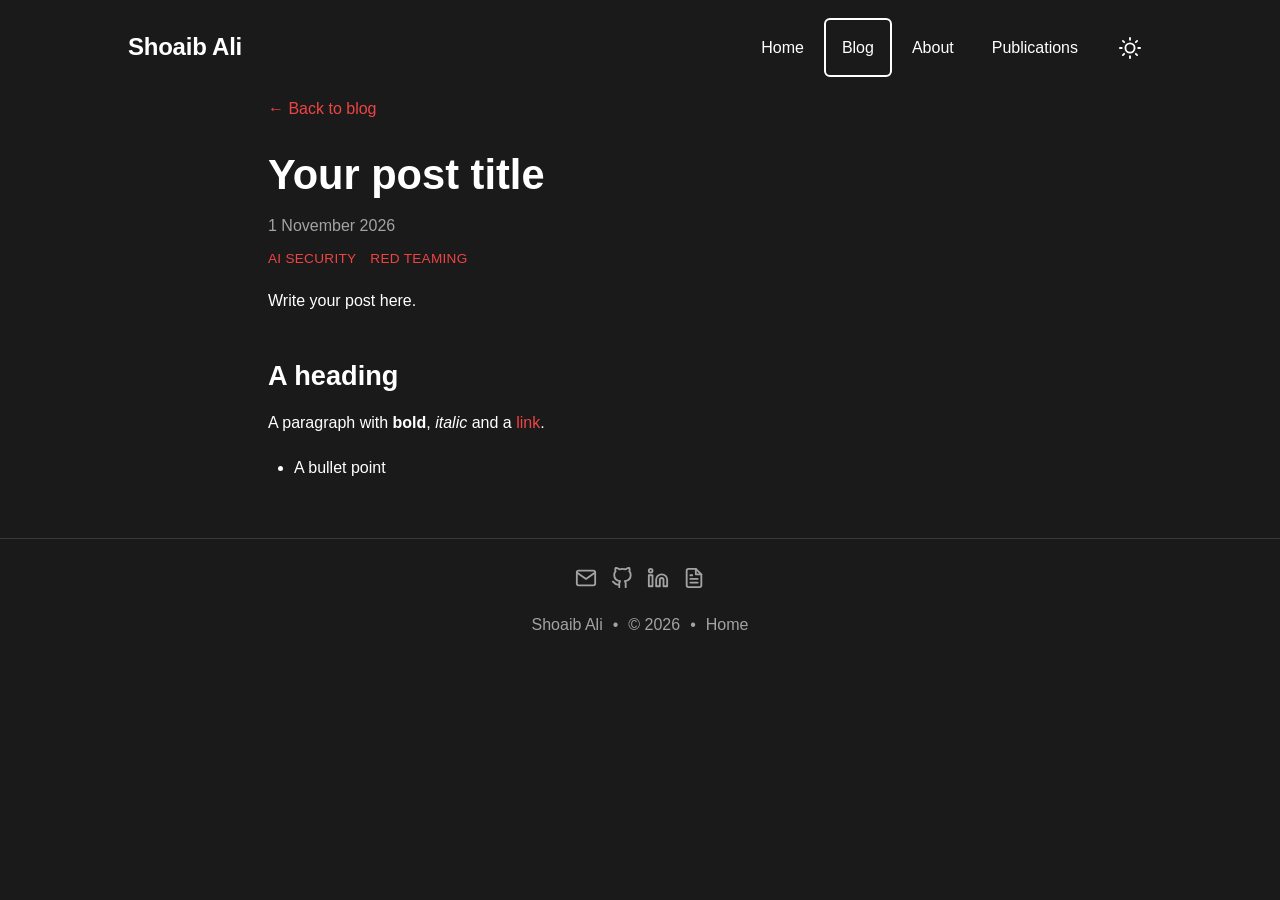
<file: post-template.html>
<!doctype html>
<html lang="en-GB" data-theme="dark">
<head>
  <meta charset="utf-8">
  <meta name="viewport" content="width=device-width, initial-scale=1">
  <title>Your post title | Shoaib Ali</title>
  <meta name="description" content="One or two sentences shown on the home page and the blog list.">
  <meta property="og:title" content="Your post title | Shoaib Ali">
  <meta property="og:description" content="One or two sentences shown on the home page and the blog list.">
  <meta property="og:type" content="website">
  <script>try{var t=localStorage.getItem("theme");if(t==="light"||t==="dark"){document.documentElement.setAttribute("data-theme",t);}}catch(e){}</script>
  <link rel="stylesheet" href="style.css">
</head>
<body>
  <header class="site-header">
    <div class="container nav-row">
      <a class="brand" href="index.html">Shoaib Ali</a>
      <div class="nav-right">
        <nav aria-label="Main"><ul><li><a href="index.html">Home</a></li><li><a href="blog.html" aria-current="page">Blog</a></li><li><a href="about.html">About</a></li><li><a href="publications.html">Publications</a></li></ul></nav>
        <button id="theme-toggle" class="theme-toggle" type="button" aria-label="Switch between light and dark theme">
          <span class="icon-sun"><svg xmlns="http://www.w3.org/2000/svg" width="22" height="22" viewBox="0 0 24 24" fill="none" stroke="currentColor" stroke-width="2" stroke-linecap="round" stroke-linejoin="round" aria-hidden="true"><circle cx="12" cy="12" r="5"/><line x1="12" y1="1" x2="12" y2="3"/><line x1="12" y1="21" x2="12" y2="23"/><line x1="4.22" y1="4.22" x2="5.64" y2="5.64"/><line x1="18.36" y1="18.36" x2="19.78" y2="19.78"/><line x1="1" y1="12" x2="3" y2="12"/><line x1="21" y1="12" x2="23" y2="12"/><line x1="4.22" y1="19.78" x2="5.64" y2="18.36"/><line x1="18.36" y1="5.64" x2="19.78" y2="4.22"/></svg></span><span class="icon-moon"><svg xmlns="http://www.w3.org/2000/svg" width="22" height="22" viewBox="0 0 24 24" fill="none" stroke="currentColor" stroke-width="2" stroke-linecap="round" stroke-linejoin="round" aria-hidden="true"><path d="M21 12.79A9 9 0 1 1 11.21 3 7 7 0 0 0 21 12.79z"/></svg></span>
        </button>
      </div>
    </div>
  </header>
  <!-- HOW TO USE: copy this file, rename it (e.g. my-first-post.html), edit the title, date, tags and text below.
     Then add a block for it in blog.html and index.html (copy the commented block there). -->
  <main class="container narrow">
    <p class="back"><a href="blog.html">&larr; Back to blog</a></p>
    <article>
      <h1 class="post-title">Your post title</h1>
      <p class="post-meta">1 November 2026</p>
      <ul class="tags"><li>AI security</li><li>red teaming</li></ul>
      <div class="prose">
<p>Write your post here.</p>
<h2>A heading</h2>
<p>A paragraph with <strong>bold</strong>, <em>italic</em> and a <a href="https://example.com">link</a>.</p>
<ul>
<li>A bullet point</li>
</ul>
      </div>
    </article>
  </main>
  <footer class="site-footer">
    <div class="container">
      <div class="footer-social"><a href="mailto:shooaibali@protonmail.com" aria-label="Email" title="Email"><svg xmlns="http://www.w3.org/2000/svg" width="22" height="22" viewBox="0 0 24 24" fill="none" stroke="currentColor" stroke-width="2" stroke-linecap="round" stroke-linejoin="round" aria-hidden="true"><path d="M4 4h16c1.1 0 2 .9 2 2v12c0 1.1-.9 2-2 2H4c-1.1 0-2-.9-2-2V6c0-1.1.9-2 2-2z"/><polyline points="22,6 12,13 2,6"/></svg></a><a href="https://github.com/alihussain6692" aria-label="GitHub" title="GitHub"><svg xmlns="http://www.w3.org/2000/svg" width="22" height="22" viewBox="0 0 24 24" fill="none" stroke="currentColor" stroke-width="2" stroke-linecap="round" stroke-linejoin="round" aria-hidden="true"><path d="M9 19c-5 1.5-5-2.5-7-3m14 6v-3.87a3.37 3.37 0 0 0-.94-2.61c3.14-.35 6.44-1.54 6.44-7A5.44 5.44 0 0 0 20 4.77 5.07 5.07 0 0 0 19.91 1S18.73.65 16 2.48a13.38 13.38 0 0 0-7 0C6.27.65 5.09 1 5.09 1A5.07 5.07 0 0 0 5 4.77a5.44 5.44 0 0 0-1.5 3.78c0 5.42 3.3 6.61 6.44 7A3.37 3.37 0 0 0 9 18.13V22"/></svg></a><a href="https://www.linkedin.com/in/shoaib-ali66" aria-label="LinkedIn" title="LinkedIn"><svg xmlns="http://www.w3.org/2000/svg" width="22" height="22" viewBox="0 0 24 24" fill="none" stroke="currentColor" stroke-width="2" stroke-linecap="round" stroke-linejoin="round" aria-hidden="true"><path d="M16 8a6 6 0 0 1 6 6v7h-4v-7a2 2 0 0 0-2-2 2 2 0 0 0-2 2v7h-4v-7a6 6 0 0 1 6-6z"/><rect x="2" y="9" width="4" height="12"/><circle cx="4" cy="4" r="2"/></svg></a><a href="https://medium.com/@alishoaib5929" aria-label="Medium" title="Medium"><svg xmlns="http://www.w3.org/2000/svg" width="22" height="22" viewBox="0 0 24 24" fill="none" stroke="currentColor" stroke-width="2" stroke-linecap="round" stroke-linejoin="round" aria-hidden="true"><path d="M14 2H6a2 2 0 0 0-2 2v16a2 2 0 0 0 2 2h12a2 2 0 0 0 2-2V8z"/><polyline points="14 2 14 8 20 8"/><line x1="16" y1="13" x2="8" y2="13"/><line x1="16" y1="17" x2="8" y2="17"/><line x1="10" y1="9" x2="8" y2="9"/></svg></a></div>
      <p>Shoaib Ali<span class="sep">&bull;</span>&copy; 2026<span class="sep">&bull;</span><a href="index.html">Home</a></p>
    </div>
  </footer>
  <script src="theme.js"></script>
</body>
</html>
</file>
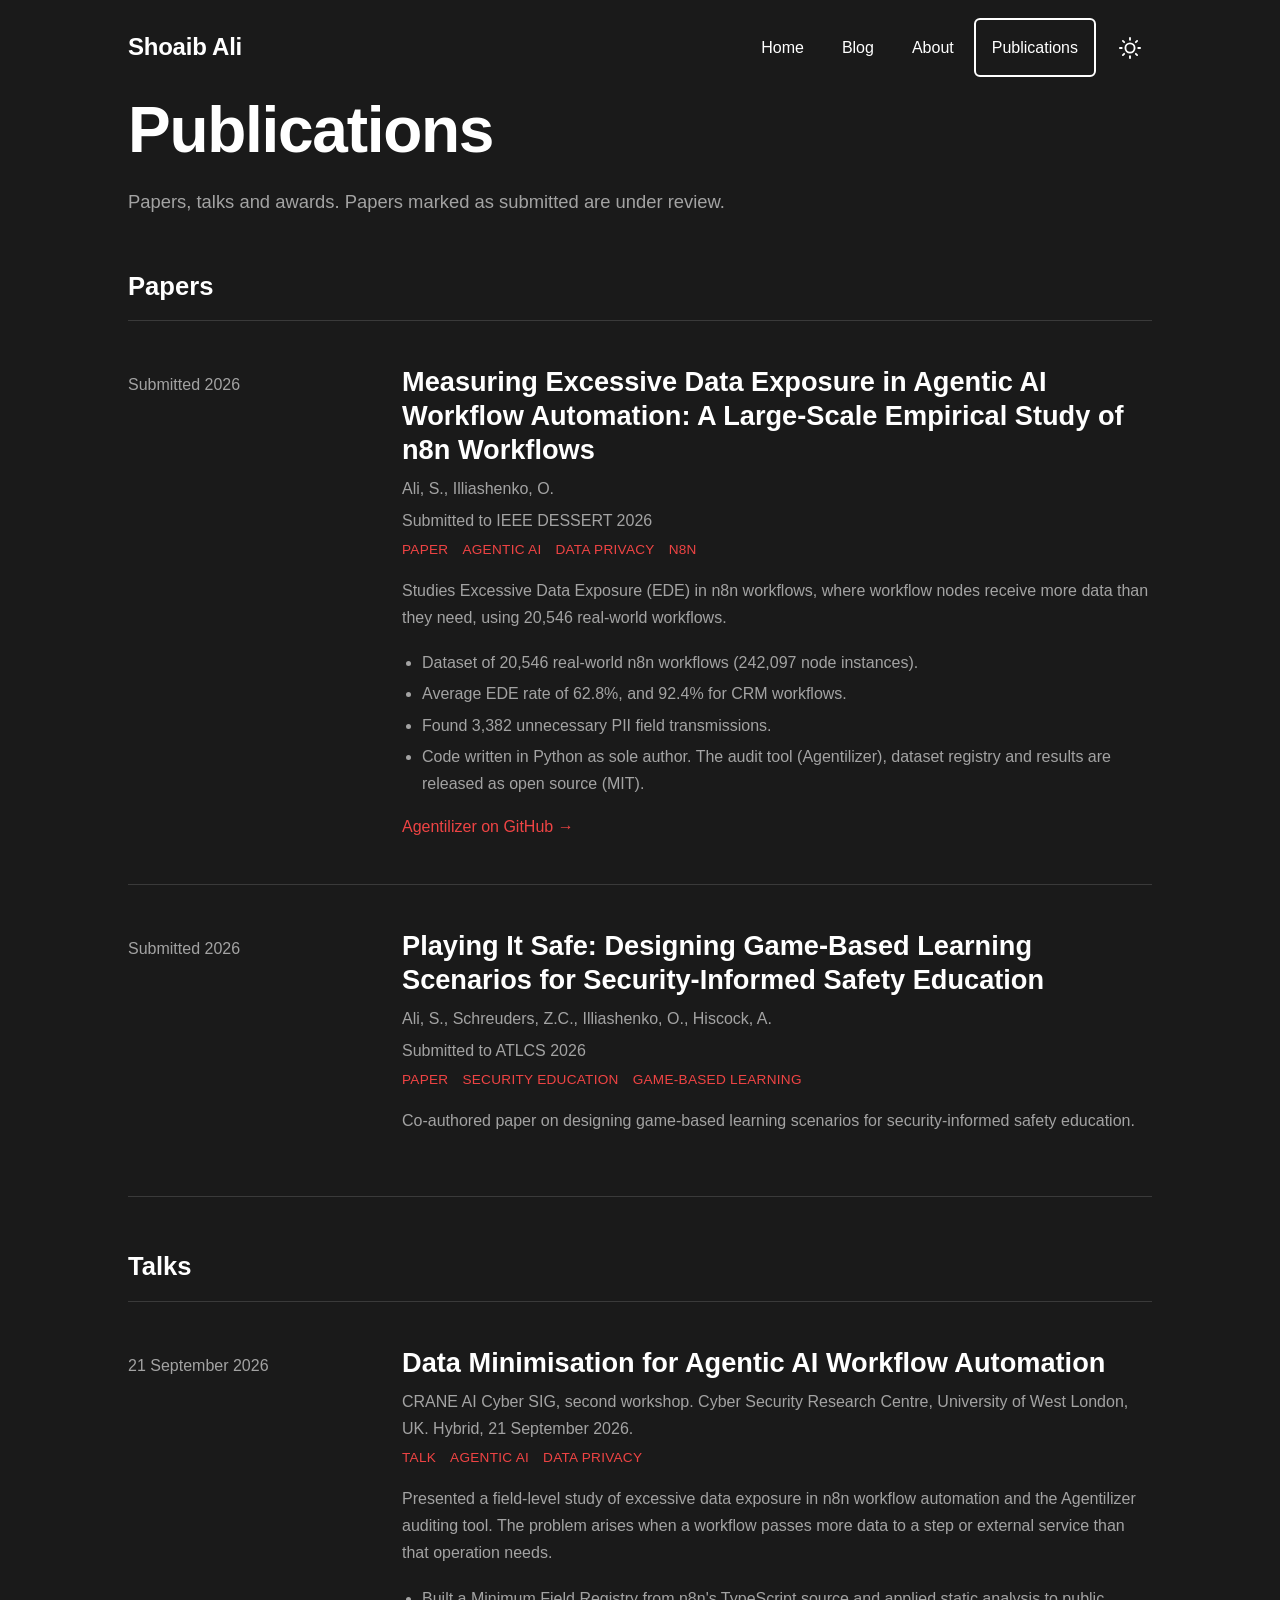
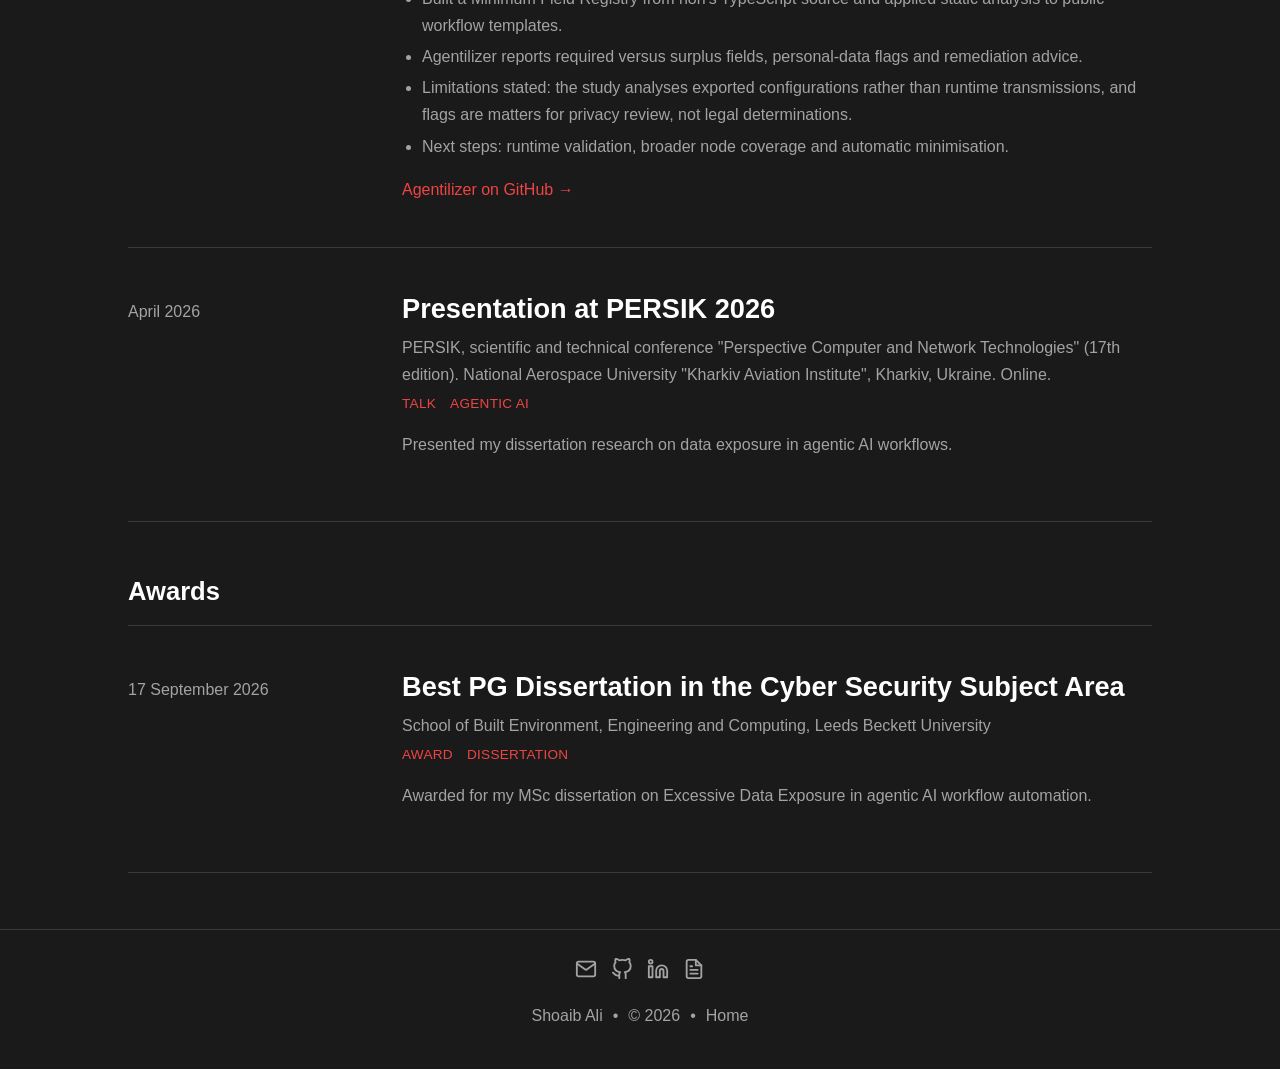
<file: publications.html>
<!doctype html>
<html lang="en-GB" data-theme="dark">
<head>
  <meta charset="utf-8">
  <meta name="viewport" content="width=device-width, initial-scale=1">
  <title>Publications | Shoaib Ali</title>
  <meta name="description" content="Shoaib Ali. AI security researcher and offensive security practitioner. Papers, talks and writing on AI security, AI red teaming and AI safety.">
  <meta property="og:title" content="Publications | Shoaib Ali">
  <meta property="og:description" content="Shoaib Ali. AI security researcher and offensive security practitioner. Papers, talks and writing on AI security, AI red teaming and AI safety.">
  <meta property="og:type" content="website">
  <script>try{var t=localStorage.getItem("theme");if(t==="light"||t==="dark"){document.documentElement.setAttribute("data-theme",t);}}catch(e){}</script>
  <link rel="stylesheet" href="style.css">
</head>
<body>
  <header class="site-header">
    <div class="container nav-row">
      <a class="brand" href="index.html">Shoaib Ali</a>
      <div class="nav-right">
        <nav aria-label="Main"><ul><li><a href="index.html">Home</a></li><li><a href="blog.html">Blog</a></li><li><a href="about.html">About</a></li><li><a href="publications.html" aria-current="page">Publications</a></li></ul></nav>
        <button id="theme-toggle" class="theme-toggle" type="button" aria-label="Switch between light and dark theme">
          <span class="icon-sun"><svg xmlns="http://www.w3.org/2000/svg" width="22" height="22" viewBox="0 0 24 24" fill="none" stroke="currentColor" stroke-width="2" stroke-linecap="round" stroke-linejoin="round" aria-hidden="true"><circle cx="12" cy="12" r="5"/><line x1="12" y1="1" x2="12" y2="3"/><line x1="12" y1="21" x2="12" y2="23"/><line x1="4.22" y1="4.22" x2="5.64" y2="5.64"/><line x1="18.36" y1="18.36" x2="19.78" y2="19.78"/><line x1="1" y1="12" x2="3" y2="12"/><line x1="21" y1="12" x2="23" y2="12"/><line x1="4.22" y1="19.78" x2="5.64" y2="18.36"/><line x1="18.36" y1="5.64" x2="19.78" y2="4.22"/></svg></span><span class="icon-moon"><svg xmlns="http://www.w3.org/2000/svg" width="22" height="22" viewBox="0 0 24 24" fill="none" stroke="currentColor" stroke-width="2" stroke-linecap="round" stroke-linejoin="round" aria-hidden="true"><path d="M21 12.79A9 9 0 1 1 11.21 3 7 7 0 0 0 21 12.79z"/></svg></span>
        </button>
      </div>
    </div>
  </header>
  <main class="container">
    <h1 class="page-title">Publications</h1>
    <p class="lead">Papers, talks and awards. Papers marked as submitted are under review.</p>
    <h2 class="group-title">Papers</h2>
<div class="feed">
    <article class="post" id="excessive-data-exposure-n8n">
      <div class="post-date">Submitted 2026</div>
      <div class="post-body">
        <h3>Measuring Excessive Data Exposure in Agentic AI Workflow Automation: A Large-Scale Empirical Study of n8n Workflows</h3>
        <p class="meta-line">Ali, S., Illiashenko, O.</p>
        <p class="meta-line">Submitted to IEEE DESSERT 2026</p>
        <ul class="tags"><li>Paper</li><li>Agentic AI</li><li>Data privacy</li><li>n8n</li></ul>
        <p class="excerpt">Studies Excessive Data Exposure (EDE) in n8n workflows, where workflow nodes receive more data than they need, using 20,546 real-world workflows.</p>
        <ul class="details"><li>Dataset of 20,546 real-world n8n workflows (242,097 node instances).</li><li>Average EDE rate of 62.8%, and 92.4% for CRM workflows.</li><li>Found 3,382 unnecessary PII field transmissions.</li><li>Code written in Python as sole author. The audit tool (Agentilizer), dataset registry and results are released as open source (MIT).</li></ul>
        <p class="links"><a href="https://github.com/alihussain6692/agentilizer">Agentilizer on GitHub &rarr;</a></p>
      </div>
    </article>
    <article class="post" id="playing-it-safe">
      <div class="post-date">Submitted 2026</div>
      <div class="post-body">
        <h3>Playing It Safe: Designing Game-Based Learning Scenarios for Security-Informed Safety Education</h3>
        <p class="meta-line">Ali, S., Schreuders, Z.C., Illiashenko, O., Hiscock, A.</p>
        <p class="meta-line">Submitted to ATLCS 2026</p>
        <ul class="tags"><li>Paper</li><li>Security education</li><li>Game-based learning</li></ul>
        <p class="excerpt">Co-authored paper on designing game-based learning scenarios for security-informed safety education.</p>
        
        
      </div>
    </article>
    </div>
    <h2 class="group-title">Talks</h2>
<div class="feed">
    <article class="post" id="crane-2026">
      <div class="post-date">21 September 2026</div>
      <div class="post-body">
        <h3>Data Minimisation for Agentic AI Workflow Automation</h3>
        
        <p class="meta-line">CRANE AI Cyber SIG, second workshop. Cyber Security Research Centre, University of West London, UK. Hybrid, 21 September 2026.</p>
        <ul class="tags"><li>Talk</li><li>Agentic AI</li><li>Data privacy</li></ul>
        <p class="excerpt">Presented a field-level study of excessive data exposure in n8n workflow automation and the Agentilizer auditing tool. The problem arises when a workflow passes more data to a step or external service than that operation needs.</p>
        <ul class="details"><li>Built a Minimum Field Registry from n8n's TypeScript source and applied static analysis to public workflow templates.</li><li>Agentilizer reports required versus surplus fields, personal-data flags and remediation advice.</li><li>Limitations stated: the study analyses exported configurations rather than runtime transmissions, and flags are matters for privacy review, not legal determinations.</li><li>Next steps: runtime validation, broader node coverage and automatic minimisation.</li></ul>
        <p class="links"><a href="https://github.com/alihussain6692/agentilizer">Agentilizer on GitHub &rarr;</a></p>
      </div>
    </article>
    <article class="post" id="persik-2026">
      <div class="post-date">April 2026</div>
      <div class="post-body">
        <h3>Presentation at PERSIK 2026</h3>
        
        <p class="meta-line">PERSIK, scientific and technical conference "Perspective Computer and Network Technologies" (17th edition). National Aerospace University "Kharkiv Aviation Institute", Kharkiv, Ukraine. Online.</p>
        <ul class="tags"><li>Talk</li><li>Agentic AI</li></ul>
        <p class="excerpt">Presented my dissertation research on data exposure in agentic AI workflows.</p>
        
        
      </div>
    </article>
    </div>
    <h2 class="group-title">Awards</h2>
<div class="feed">
    <article class="post" id="best-pg-dissertation-2026">
      <div class="post-date">17 September 2026</div>
      <div class="post-body">
        <h3>Best PG Dissertation in the Cyber Security Subject Area</h3>
        
        <p class="meta-line">School of Built Environment, Engineering and Computing, Leeds Beckett University</p>
        <ul class="tags"><li>Award</li><li>Dissertation</li></ul>
        <p class="excerpt">Awarded for my MSc dissertation on Excessive Data Exposure in agentic AI workflow automation.</p>
        
        
      </div>
    </article>
    </div>
  </main>
  <footer class="site-footer">
    <div class="container">
      <div class="footer-social"><a href="mailto:shooaibali@protonmail.com" aria-label="Email" title="Email"><svg xmlns="http://www.w3.org/2000/svg" width="22" height="22" viewBox="0 0 24 24" fill="none" stroke="currentColor" stroke-width="2" stroke-linecap="round" stroke-linejoin="round" aria-hidden="true"><path d="M4 4h16c1.1 0 2 .9 2 2v12c0 1.1-.9 2-2 2H4c-1.1 0-2-.9-2-2V6c0-1.1.9-2 2-2z"/><polyline points="22,6 12,13 2,6"/></svg></a><a href="https://github.com/alihussain6692" aria-label="GitHub" title="GitHub"><svg xmlns="http://www.w3.org/2000/svg" width="22" height="22" viewBox="0 0 24 24" fill="none" stroke="currentColor" stroke-width="2" stroke-linecap="round" stroke-linejoin="round" aria-hidden="true"><path d="M9 19c-5 1.5-5-2.5-7-3m14 6v-3.87a3.37 3.37 0 0 0-.94-2.61c3.14-.35 6.44-1.54 6.44-7A5.44 5.44 0 0 0 20 4.77 5.07 5.07 0 0 0 19.91 1S18.73.65 16 2.48a13.38 13.38 0 0 0-7 0C6.27.65 5.09 1 5.09 1A5.07 5.07 0 0 0 5 4.77a5.44 5.44 0 0 0-1.5 3.78c0 5.42 3.3 6.61 6.44 7A3.37 3.37 0 0 0 9 18.13V22"/></svg></a><a href="https://www.linkedin.com/in/shoaib-ali66" aria-label="LinkedIn" title="LinkedIn"><svg xmlns="http://www.w3.org/2000/svg" width="22" height="22" viewBox="0 0 24 24" fill="none" stroke="currentColor" stroke-width="2" stroke-linecap="round" stroke-linejoin="round" aria-hidden="true"><path d="M16 8a6 6 0 0 1 6 6v7h-4v-7a2 2 0 0 0-2-2 2 2 0 0 0-2 2v7h-4v-7a6 6 0 0 1 6-6z"/><rect x="2" y="9" width="4" height="12"/><circle cx="4" cy="4" r="2"/></svg></a><a href="https://medium.com/@alishoaib5929" aria-label="Medium" title="Medium"><svg xmlns="http://www.w3.org/2000/svg" width="22" height="22" viewBox="0 0 24 24" fill="none" stroke="currentColor" stroke-width="2" stroke-linecap="round" stroke-linejoin="round" aria-hidden="true"><path d="M14 2H6a2 2 0 0 0-2 2v16a2 2 0 0 0 2 2h12a2 2 0 0 0 2-2V8z"/><polyline points="14 2 14 8 20 8"/><line x1="16" y1="13" x2="8" y2="13"/><line x1="16" y1="17" x2="8" y2="17"/><line x1="10" y1="9" x2="8" y2="9"/></svg></a></div>
      <p>Shoaib Ali<span class="sep">&bull;</span>&copy; 2026<span class="sep">&bull;</span><a href="index.html">Home</a></p>
    </div>
  </footer>
  <script src="theme.js"></script>
</body>
</html>
</file>
<file: style.css>
:root {
  --bg: #1a1a1a;
  --fg: #ffffff;
  --muted: #a3a3a3;
  --rule: #3a3a3a;
  --accent: #ef4444;
  --code-bg: #262626;
  color-scheme: dark;
}

:root[data-theme="light"] {
  --bg: #ffffff;
  --fg: #111111;
  --muted: #5b5b5b;
  --rule: #e2e2e2;
  --accent: #d92d2d;
  --code-bg: #f3f3f3;
  color-scheme: light;
}

* { box-sizing: border-box; }

html { -webkit-text-size-adjust: 100%; }

body {
  margin: 0;
  background: var(--bg);
  color: var(--fg);
  font-family: Inter, -apple-system, BlinkMacSystemFont, "Segoe UI", Roboto, Helvetica, Arial, sans-serif;
  font-size: 16px;
  line-height: 1.7;
}

.container {
  max-width: 1080px;
  margin: 0 auto;
  padding: 0 28px;
}

.container.narrow { max-width: 800px; }

a {
  color: var(--accent);
  text-decoration: none;
}

a:hover,
a:focus-visible {
  text-decoration: underline;
}

/* ------------------------------------------------ header */
.site-header .nav-row {
  display: flex;
  flex-wrap: wrap;
  align-items: center;
  justify-content: space-between;
  gap: 8px 24px;
  padding-top: 18px;
  padding-bottom: 18px;
}

.brand {
  color: var(--fg);
  font-size: 1.5rem;
  font-weight: 700;
  letter-spacing: -0.01em;
}

.brand:hover { text-decoration: none; }

.nav-right {
  display: flex;
  align-items: center;
  gap: 6px;
}

.site-header nav ul {
  list-style: none;
  display: flex;
  flex-wrap: wrap;
  gap: 2px;
  margin: 0;
  padding: 0;
}

.site-header nav a {
  display: block;
  color: var(--fg);
  font-weight: 500;
  padding: 14px 16px;
  border: 2px solid transparent;
  border-radius: 6px;
}

.site-header nav a:hover { text-decoration: none; opacity: 0.8; }

.site-header nav a[aria-current="page"] {
  border-color: var(--fg);
}

.theme-toggle {
  display: inline-flex;
  align-items: center;
  justify-content: center;
  width: 44px;
  height: 44px;
  margin-left: 6px;
  color: var(--fg);
  background: transparent;
  border: 0;
  border-radius: 6px;
  cursor: pointer;
}

.theme-toggle:hover { opacity: 0.8; }

.theme-toggle .icon-moon { display: none; }
:root[data-theme="light"] .theme-toggle .icon-sun { display: none; }
:root[data-theme="light"] .theme-toggle .icon-moon { display: inline-flex; }
.theme-toggle span { display: inline-flex; }

/* ------------------------------------------------ page titles */
main { padding: 36px 0 24px; }

.page-title {
  font-size: 4rem;
  line-height: 1.1;
  font-weight: 800;
  letter-spacing: -0.02em;
  margin: 0 0 20px;
}

.lead {
  color: var(--muted);
  font-size: 1.15rem;
  line-height: 1.7;
  max-width: 62ch;
  margin: 0 0 36px;
}

.rule {
  border: 0;
  border-top: 1px solid var(--rule);
  margin: 0 0 36px;
}

.group-title {
  font-size: 1.6rem;
  margin: 48px 0 0;
  padding-bottom: 12px;
  border-bottom: 1px solid var(--rule);
}

/* ------------------------------------------------ feed rows */
.feed { border-top: 1px solid var(--rule); }

.group-title + .feed { border-top: 0; }

.post {
  display: grid;
  grid-template-columns: 250px 1fr;
  gap: 24px;
  padding: 44px 0;
  border-bottom: 1px solid var(--rule);
}

.post-date {
  color: var(--muted);
  padding-top: 6px;
}

.post-body h2,
.post-body h3 {
  font-size: 1.7rem;
  line-height: 1.25;
  font-weight: 700;
  margin: 0 0 8px;
}

.post-body h2 a {
  color: var(--fg);
}

.post-body h2 a:hover {
  color: var(--accent);
  text-decoration: none;
}

.tags {
  list-style: none;
  display: flex;
  flex-wrap: wrap;
  gap: 4px 14px;
  margin: 0 0 16px;
  padding: 0;
}

.tags li {
  color: var(--accent);
  font-size: 0.85rem;
  font-weight: 500;
  letter-spacing: 0.02em;
  text-transform: uppercase;
}

.excerpt {
  color: var(--muted);
  margin: 0 0 18px;
}

.meta-line {
  color: var(--muted);
  margin: 0 0 4px;
}

.details {
  color: var(--muted);
  margin: 0 0 16px;
  padding-left: 20px;
}

.details li { margin-bottom: 4px; }

.more,
.links a {
  font-weight: 500;
}

.links { margin: 0; }
.links a { margin-right: 18px; }

.all-link {
  margin: 32px 0 0;
  font-weight: 500;
}

.empty { color: var(--muted); }

/* ------------------------------------------------ about page */
.about-grid {
  display: grid;
  grid-template-columns: 300px 1fr;
  gap: 56px;
  align-items: start;
}

.profile { text-align: center; }

.avatar {
  position: relative;
  width: 192px;
  height: 192px;
  margin: 0 auto 20px;
  border-radius: 50%;
  overflow: hidden;
  display: flex;
  align-items: center;
  justify-content: center;
  background: var(--code-bg);
  border: 1px solid var(--rule);
}

.avatar span {
  font-size: 3rem;
  font-weight: 700;
  letter-spacing: 0.02em;
}

.avatar img {
  position: absolute;
  inset: 0;
  width: 100%;
  height: 100%;
  object-fit: cover;
}

.profile-name {
  font-size: 1.5rem;
  margin: 0 0 6px;
}

.profile-title {
  color: var(--muted);
  margin: 0 0 16px;
  line-height: 1.6;
}

.profile-social,
.footer-social {
  display: flex;
  justify-content: center;
  flex-wrap: wrap;
  gap: 14px;
}

.profile-social a,
.footer-social a {
  color: var(--fg);
}

.profile-social a:hover,
.footer-social a:hover {
  color: var(--accent);
}

/* ------------------------------------------------ prose (about + blog posts) */
.prose h2 {
  font-size: 1.7rem;
  line-height: 1.3;
  margin: 44px 0 16px;
}

.prose > h2:first-child { margin-top: 0; }

.prose h3 {
  font-size: 1.2rem;
  line-height: 1.4;
  margin: 28px 0 10px;
}

.prose p { margin: 0 0 18px; }

.prose ul,
.prose ol {
  padding-left: 26px;
  margin: 0 0 18px;
}

.prose li { margin-bottom: 8px; }

.prose strong { font-weight: 700; }

.prose pre {
  background: var(--code-bg);
  padding: 16px;
  border-radius: 6px;
  overflow-x: auto;
}

.prose code {
  background: var(--code-bg);
  padding: 2px 5px;
  border-radius: 4px;
  font-size: 0.9em;
}

.prose pre code { background: transparent; padding: 0; }

.prose table { border-collapse: collapse; margin: 0 0 18px; }
.prose th,
.prose td { border: 1px solid var(--rule); padding: 6px 12px; text-align: left; }

.prose img { max-width: 100%; height: auto; }

.justify p,
.justify li {
  text-align: justify;
  hyphens: auto;
}

/* ------------------------------------------------ blog post page */
.back { margin: 0 0 28px; }

.post-title {
  font-size: 2.6rem;
  line-height: 1.2;
  margin: 0 0 12px;
}

.post-meta {
  color: var(--muted);
  margin: 0 0 8px;
}

/* ------------------------------------------------ footer */
.site-footer {
  margin-top: 56px;
  border-top: 1px solid var(--rule);
}

.site-footer .container {
  padding-top: 28px;
  padding-bottom: 40px;
  text-align: center;
  color: var(--muted);
}

.site-footer p { margin: 14px 0 0; }
.site-footer a { color: var(--muted); }
.site-footer a:hover { color: var(--fg); }
.footer-social a { color: var(--muted); }

.sep { margin: 0 10px; }

/* ------------------------------------------------ small screens */
@media (max-width: 800px) {
  .page-title { font-size: 2.8rem; }
  .post { grid-template-columns: 1fr; gap: 6px; padding: 32px 0; }
  .post-date { padding-top: 0; }
  .post-body h2,
  .post-body h3 { font-size: 1.4rem; }
  .about-grid { grid-template-columns: 1fr; gap: 32px; }
  .site-header nav a { padding: 10px 12px; }
}
</file>
